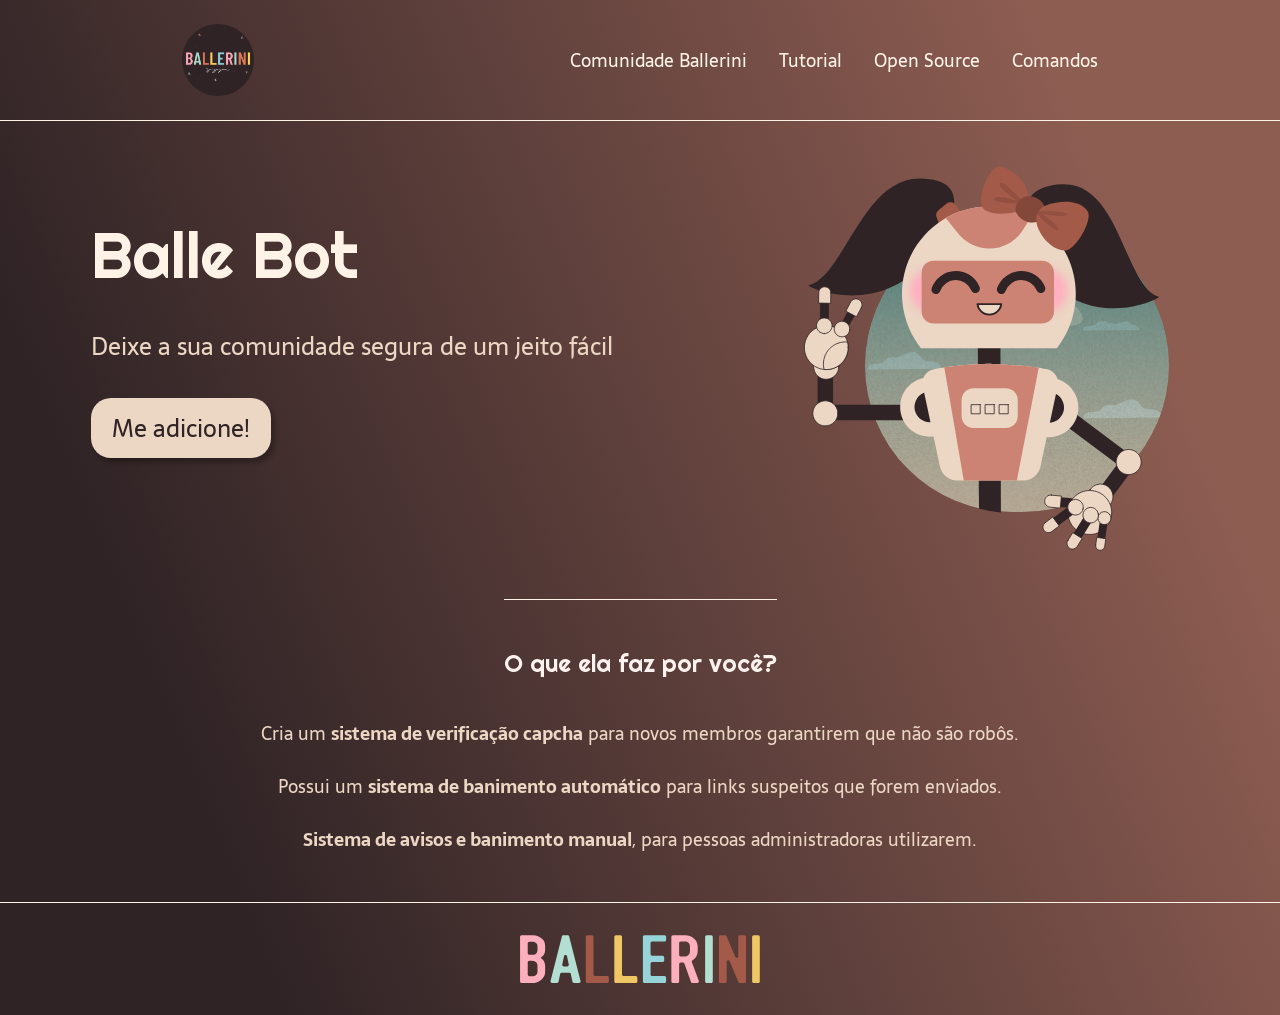
<file: lading-page/index.html>
<!DOCTYPE html>
<html lang="pt-BR">
<head>
    <meta charset="UTF-8">
    <meta name="viewport" content="width=device-width, initial-scale=1.0">
    <meta name="description" content="Um bot que irá moderar e deixar a sua comunidade segura e de um jeito fácil!">
    <link rel="stylesheet" href="style.css">
    <title>Balle Bot - Modere a sua comunidade do Discord</title>
</head>
<body>
    <header class="cabecalho">
        <img class="cabecalho-imagem" src="./img/logo.svg" alt="Logo da comunidade Ballerini">
        <nav class="cabecalho-menu">
            <a class="cabecalho-menu-item" href="https://discord.gg/wagxzStdcR">Comunidade Ballerini</a>
            <a class="cabecalho-menu-item">Tutorial</a>
            <a class="cabecalho-menu-item">Open Source</a>
            <a class="cabecalho-menu-item">Comandos</a>
        </nav>
    </header>

    <main class="conteudo">
        <section class="conteudo-principal">
            <div class="conteudo-principal-escrito">
                <h1 class="conteudo-principal-escrito-titulo">Balle Bot</h1>
                <h2 class="conteudo-principal-escrito-subtitulo">Deixe a sua comunidade segura de um jeito fácil</h2>
                <button class="conteudo-principal-escrito-botao">Me adicione!</button>
            </div>
            <img class="conteudo-principal-imagem" src="./img/ballebot.svg" alt="Imagem da Balle Bot">
        </section>

        <section class="conteudo-secundario">
            <h3 class="conteudo-secundario-titulo">O que ela faz por você?</h3>
            <p class="conteudo-secundario-paragrafo">Cria um <strong>sistema de verificação capcha</strong> para novos membros garantirem que não são robôs.</p>
            <p class="conteudo-secundario-paragrafo">Possui um <strong>sistema de banimento automático</strong> para links suspeitos que forem enviados.</p>
            <p class="conteudo-secundario-paragrafo"><strong>Sistema de avisos e banimento manual</strong>, para pessoas administradoras utilizarem.</p>
            
        </section>
    </main>
        <footer class="rodape">
            <img class="rodape-imagem" src="./img/ballerini.svg">
        </footer>
</body>
</html>
</file>
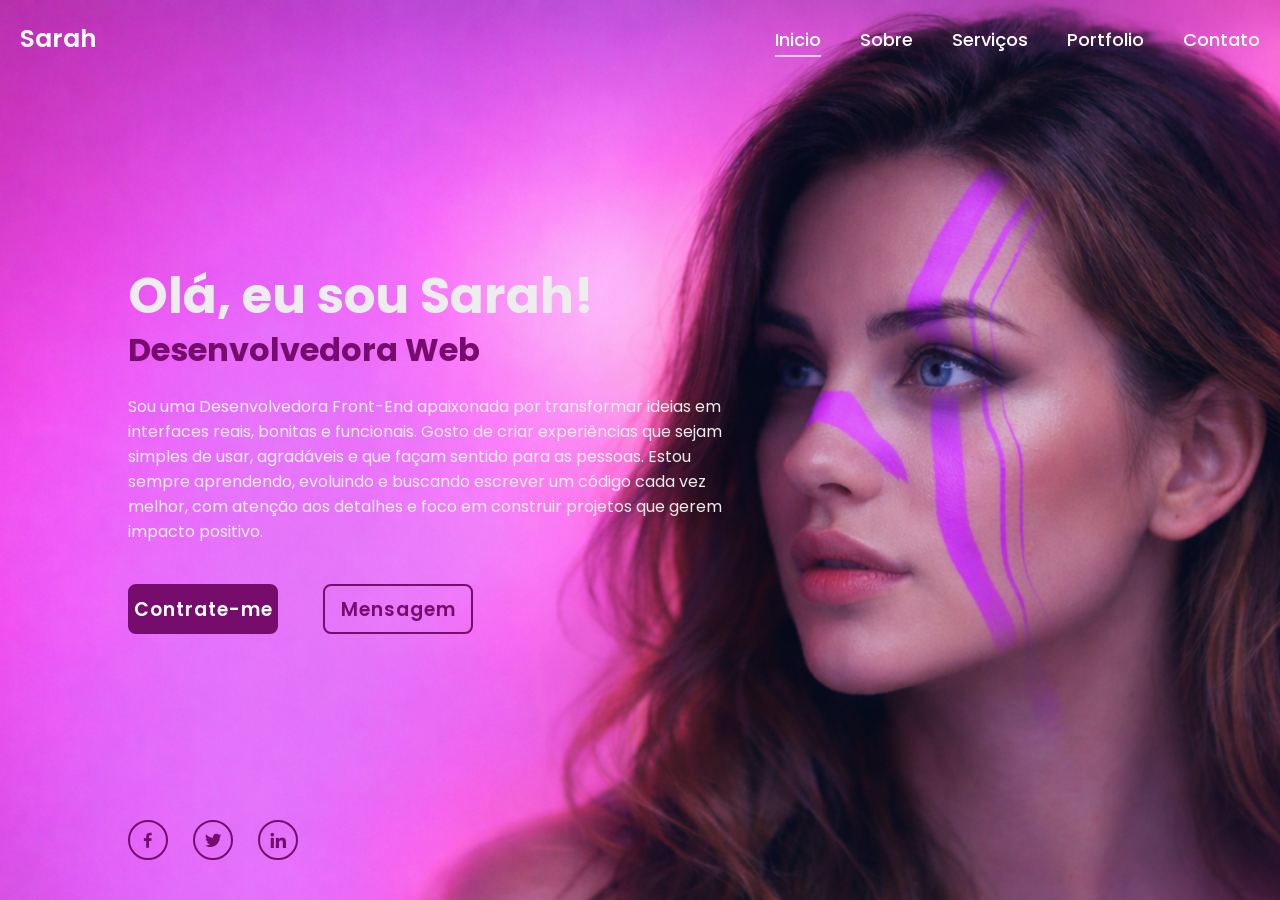
<file: personal-portfolio/index.html>
<!DOCTYPE html>
<html lang="pt-BR">
<head>
    <meta charset="UTF-8">
    <meta name="viewport" content="width=device-width, initial-scale=1.0">
    <link rel="stylesheet" href="style.css">
    <link href='https://unpkg.com/boxicons@2.1.4/css/boxicons.min.css' rel="stylesheet">
    <title>Personal Portfolio</title>
</head>
<body>
    <header class="header">
        <a href="#" class="logo">Sarah</a>
        <nav class="navbar">
            <a href="#" class="ativo">Inicio</a>
            <a href="#">Sobre</a>
            <a href="#">Serviços</a>
            <a href="#">Portfolio</a>
            <a href="#">Contato</a>
        </nav>
    </header>
     
    <section class="home">
        <div class="home-content">
            <h1>Olá, eu sou Sarah!</h1>
            <h3>Desenvolvedora Web</h3>
            <p>Sou uma Desenvolvedora Front-End apaixonada por transformar ideias em interfaces reais, bonitas e funcionais. Gosto de criar experiências que sejam simples de usar, agradáveis e que façam sentido para as pessoas. Estou sempre aprendendo, evoluindo e buscando escrever um código cada vez melhor, com atenção aos detalhes e foco em construir projetos que gerem impacto positivo.</p>
            <div class="btn-box">
                <a href="#">Contrate-me</a>
                <a href="#">Mensagem</a>
            </div>
        </div>
        <div class="home-sci">
            <a href="#"><i class="bx bxl-facebook"></i></a>
            <a href="#"><i class="bx bxl-twitter"></i></a>
            <a href="#"><i class="bx bxl-linkedin"></i></a>
        </div>

        <span class="home-imgHover"></span>
    </section>
</body>
</html>
</file>
<file: lading-page/style.css>
@import url('https://fonts.googleapis.com/css2?family=Righteous&family=Sarala:wght@400;700&display=swap');

* {
  margin: 0;
  padding: 0;
  box-sizing: border-box;
  text-decoration: none;
}

body {
  font-size: 100%;
  background: linear-gradient(68.15deg, #2F2325 16.62%, #8E5D52 85.61%);
}

.cabecalho {
  display: flex;
  flex-direction: row;
  align-items: center;
  justify-content: space-around;
  padding: 24px;
}

.cabecalho-imagem {
  height: 72px;
}

.cabecalho-menu {
  display: flex;
  gap: 32px;
}

.cabecalho-menu-item {
  font-family: 'Sarala', sans-serif;
  color: #FFF2E7;
  font-weight: 400;
  font-size: 18px
}

.conteudo {
  margin-bottom: 48px;
  border-top: 0.4px solid #FFF2E7;
}

.conteudo-principal {
  display: flex;
  flex-direction: row;
  align-items: center;
  justify-content: space-around;
}

.conteudo-principal-escrito {
  display: flex;
  flex-direction: column;
  gap: 32px;
}

.conteudo-principal-escrito-titulo {
  font-family: 'Righteous', cursive;
  font-weight: 400;
  font-size: 64px;
  color: #FFF2E7;
}

.conteudo-principal-escrito-subtitulo {
  font-family: 'Sarala', sans-serif;
  font-weight: 400;
  font-size: 24px;
  color: #ECD6C4;
}

.conteudo-principal-escrito-botao {
  background-color: #ECD6C4;
  width: 180px;
  height: 60px;
  border: none;
  box-shadow: 4px 5px 4px rgba(0, 0, 0, 0.25);
  border-radius: 20px;
  font-family: 'Sarala', sans-serif;
  font-weight: 400;
  font-size: 24px;
  color: #2F2325;
}

.conteudo-principal-escrito-botao:hover {
  background-color: rgba(236, 214, 196, 0.53);
}

.conteudo-principal-imagem {
  height: 430px;
}

.conteudo-secundario {
  display: flex;
  flex-direction: column;
  align-items: center;
  gap: 24px;
  margin-top: 48px;
}

.conteudo-secundario-titulo {
  border-top: 0.4px solid #FFF2E7;
  padding-top: 48px;
  font-family: 'Righteous', cursive;
  font-weight: 400;
  font-size: 24px;
  color: #FFF2EF;
  margin-bottom: 16px;
}

.conteudo-secundario-paragrafo {
  font-family: 'Sarala', sans-serif;
  font-weight: 300;
  font-size: 18px;
  color: #ECD6C4;
}

.rodape {
    padding: 32px;
    border-top: 0.4px solid #FFF2E7;
}

.rodape-imagem {
  height: 48px;
  display: block;
  margin: 0 auto;
}
</file>
<file: personal-portfolio/style.css>
@import url('https://fonts.googleapis.com/css2?family=Poppins%3Awght%40100%3B200%3B300%3B400%3B500%3B600&display=swap%27%29%3B');

*{
    margin: 0;
    padding: 0;
    box-sizing: border-box;
    font-family: 'Poppins', sans-serif;
}

body {
    color: #ededed;
}

.header{
    position: fixed;
    top: 0;
    left: 0;
    width: 100%;
    padding: 20px;
    background: transparent; 
    display: flex;
    justify-content: space-between;
    align-items: center; 
    z-index: 100;
}

.logo{
    position: relative;
    font-size: 25px;
    color: white;
    text-decoration: none;
    font-weight: 600;
}

.logo::before{
    content: '';
    position: absolute;
    top: 0;
    right: 0;
    width: 100%;
    height: 100%;
    animation: showRight 1s ease forwards;
    animation-delay: .4s;
}

.navbar a {
    position: relative;
    font-size: 18px;
    color: white;
    text-decoration: none;
    font-weight: 500;
    margin-left: 35px;
    transition: .3s;
}

.navbar a::after{
    content: '';
    position: absolute;
    width: 0;
    height: 2px;
    bottom: -5px;
    left: 0;
    background-color: #ffcdfb;
    transition: width .3s;
}

.navbar a:hover::after, .navbar a.ativo::after{
    width: 100%;
}

.navbar a:hover, navbar a.ativo {
    color:#ffcdfb;
}

.home{
    height: 100vh;
    background: url('img/home.jpg') no-repeat;
    background-size: cover;
    background-position: center;
    display: flex;
    align-items: center;
    padding: 0 10%;
}

.home-content{
    max-width: 600px;
}

.home-content h1{
    position: relative;
    font-size: 50px;
    font-weight: 700;
    line-height: 1.2;
}

.home-content h1::before{
    content: '';
    position: absolute;
    top: 0;
    right: 0;
    width: 100%;
    height: 100%;
    animation: showRight 1s ease forwards;
    animation-delay: 1s;
}

.home-content h3{
    position: relative;
    font-size: 32px;
    font-weight: 700;
    color: #760d6c;
}

.home-content h3::before{
    content: '';
    position: absolute;
    top: 0;
    right: 0;
    width: 100%;
    height: 100%;
    animation: showRight 1s ease forwards;
    animation-delay: 1.3s;
}

.home-content p{
    font-size: 16px;
    margin: 20px 0 40px;
}

.home-content p::before{
    content: '';
    position: absolute;
    top: 0;
    right: 0;
    width: 100%;
    height: 100%;
    animation: showRight 1s ease forwards;
    animation-delay: 1.6s;
}

.home-content .btn-box{
    display: flex;
    justify-content: space-between;
    width: 345px;
    height: 50px;
}

.home-content .btn-box::before{
    content: '';
    position: absolute;
    top: 0;
    right: 0;
    width: 100%;
    height: 100%;
    animation: showRight 1s ease forwards;
    animation-delay: 1.9s;
    z-index: 2;
}

.btn-box a{
    position: relative;
    display: inline-flex;
    justify-content: center;
    align-items: center;
    width: 150px;
    height: 100%;
    background: #760d6c;
    border: 2px solid #760d6c;
    border-radius: 8px;
    font-size: 19px;
    color: white;
    text-decoration: none;
    font-weight: 600;
    letter-spacing: 1px;
    z-index: 1;
    overflow: hidden;
    transition: .5s;
}

.btn-box a:hover{
    color: #760d6c;
}

.btn-box a:nth-child(2){
    background: transparent;
    color: #760d6c;
}

.btn-box a:nth-child(2):hover{
    color:white;
}

.btn-box a:nth-child(2)::before{
    background: #760d6c;
}

.btn-box a::before{
    content: '';
    position: absolute;
    top: 0;
    left: 0;
    width: 0%;
    height: 100%;
    background: #ff9bf566;
    z-index: -1;
    transition: .5s;
}

.btn-box a:hover::before{
    width: 100%;
}

.home-sci{
    position: absolute;
    bottom: 40px;
    width: 170px;
    display: flex;
    justify-content: space-between;
}

.home-sci a{
    position: relative;
    display: inline-flex;
    justify-content: center;
    align-items: center;
    width: 40px;
    height: 40px;
    background: transparent;
    border: 2px solid #760d6c;
    border-radius: 50%;
    font-size: 20px;
    color: #760d6c;
    text-decoration: none;
    z-index: 1;
    overflow: hidden;
    transition: .5s;
}

.home-sci a:hover{
    color: white;
}

.home-sci a::before{
    content: '';
    position: absolute;
    top: 0;
    left: 0;
    width: 0%;
    height: 100%;
    background: #760d6c;
    z-index: -1;
    transition: .5s;
}

.home-sci a:hover:before{
    width: 100%;
}


@keyframes showRight {
    100%{
        width: 0;
    }
}
</file>
